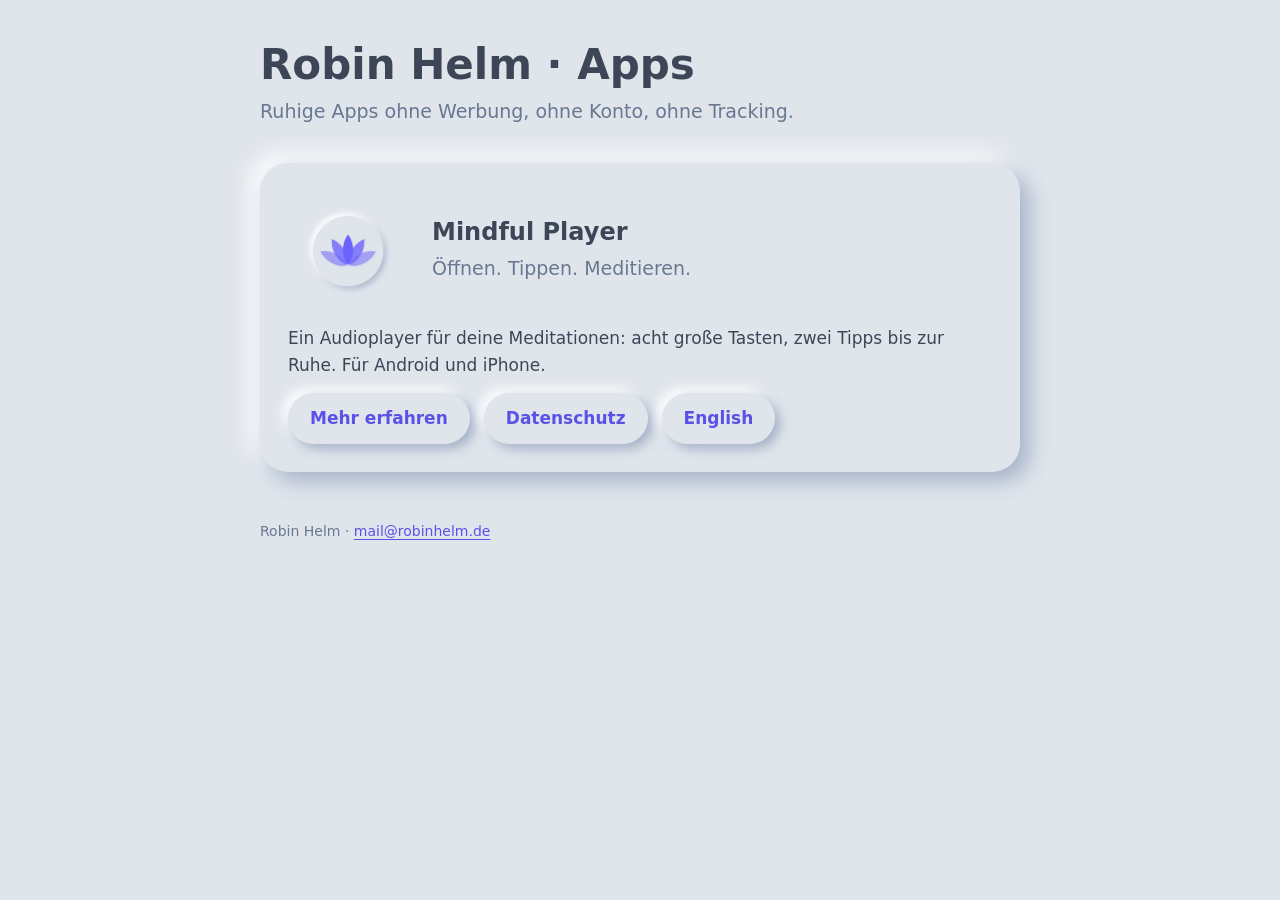
<file: index.html>
<!doctype html>
<html lang="de">
<head>
<meta charset="utf-8">
<meta name="viewport" content="width=device-width, initial-scale=1, viewport-fit=cover">
<title>Robin Helm · Apps</title>
<meta name="description" content="Ruhige, werbefreie Apps von Robin Helm.">
<link rel="icon" href="assets/favicon.png">
<link rel="stylesheet" href="assets/style.css">
</head>
<body>
<main>
  <header>
    <h1>Robin Helm · Apps</h1>
    <p class="tagline">Ruhige Apps ohne Werbung, ohne Konto, ohne Tracking.</p>
  </header>

  <article class="card">
    <div class="hero">
      <img src="assets/lotus.png" alt="" width="120" height="120">
      <div>
        <h2>Mindful Player</h2>
        <p class="tagline">Öffnen. Tippen. Meditieren.</p>
      </div>
    </div>
    <p>Ein Audioplayer für deine Meditationen: acht große Tasten, zwei Tipps bis zur Ruhe. Für Android und iPhone.</p>
    <div class="pills">
      <a class="pill" href="mindfulplayer/">Mehr erfahren</a>
      <a class="pill" href="mindfulplayer/datenschutz/">Datenschutz</a>
      <a class="pill" href="mindfulplayer/en/">English</a>
    </div>
  </article>
</main>
<footer>
  <span>Robin Helm · <a href="mailto:mail@robinhelm.de">mail@robinhelm.de</a></span>
</footer>
</body>
</html>
</file>
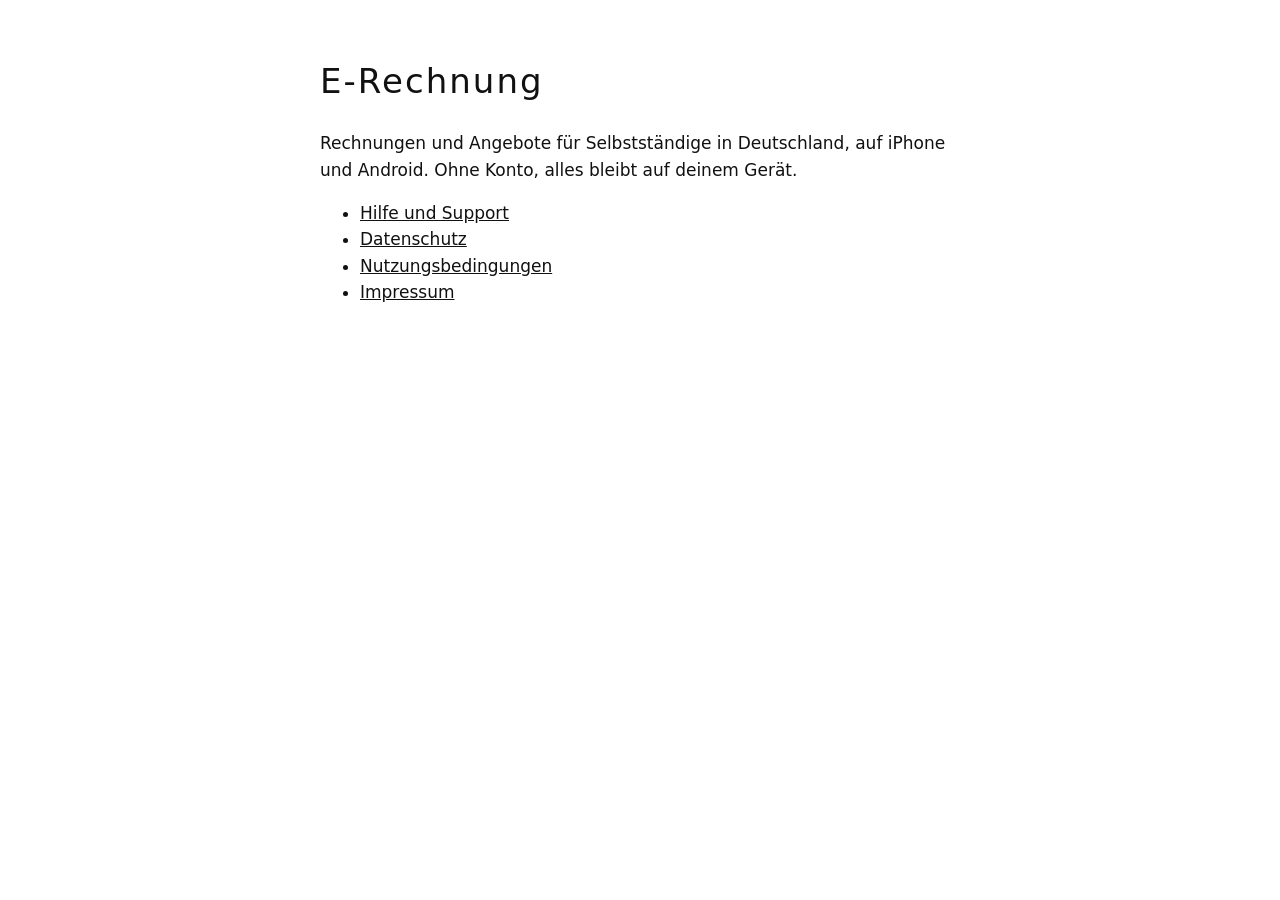
<file: e-rechnung/index.html>
<!doctype html>
<html lang="de"><head><meta charset="utf-8"><meta name="viewport" content="width=device-width, initial-scale=1"><title>E-Rechnung</title>
<style>body{max-width:640px;margin:0 auto;padding:32px 20px;font:17px/1.55 system-ui,sans-serif;color:#111}h1{font-weight:300;letter-spacing:.06em}a{color:inherit}@media(prefers-color-scheme:dark){body{background:#000;color:#f2f2f2}}</style></head>
<body><h1>E-Rechnung</h1>
<p>Rechnungen und Angebote für Selbstständige in Deutschland, auf iPhone und Android. Ohne Konto, alles bleibt auf deinem Gerät.</p>
<ul><li><a href="support/">Hilfe und Support</a></li><li><a href="datenschutz/">Datenschutz</a></li><li><a href="nutzungsbedingungen/">Nutzungsbedingungen</a></li><li><a href="impressum/">Impressum</a></li></ul>
</body></html>
</file>
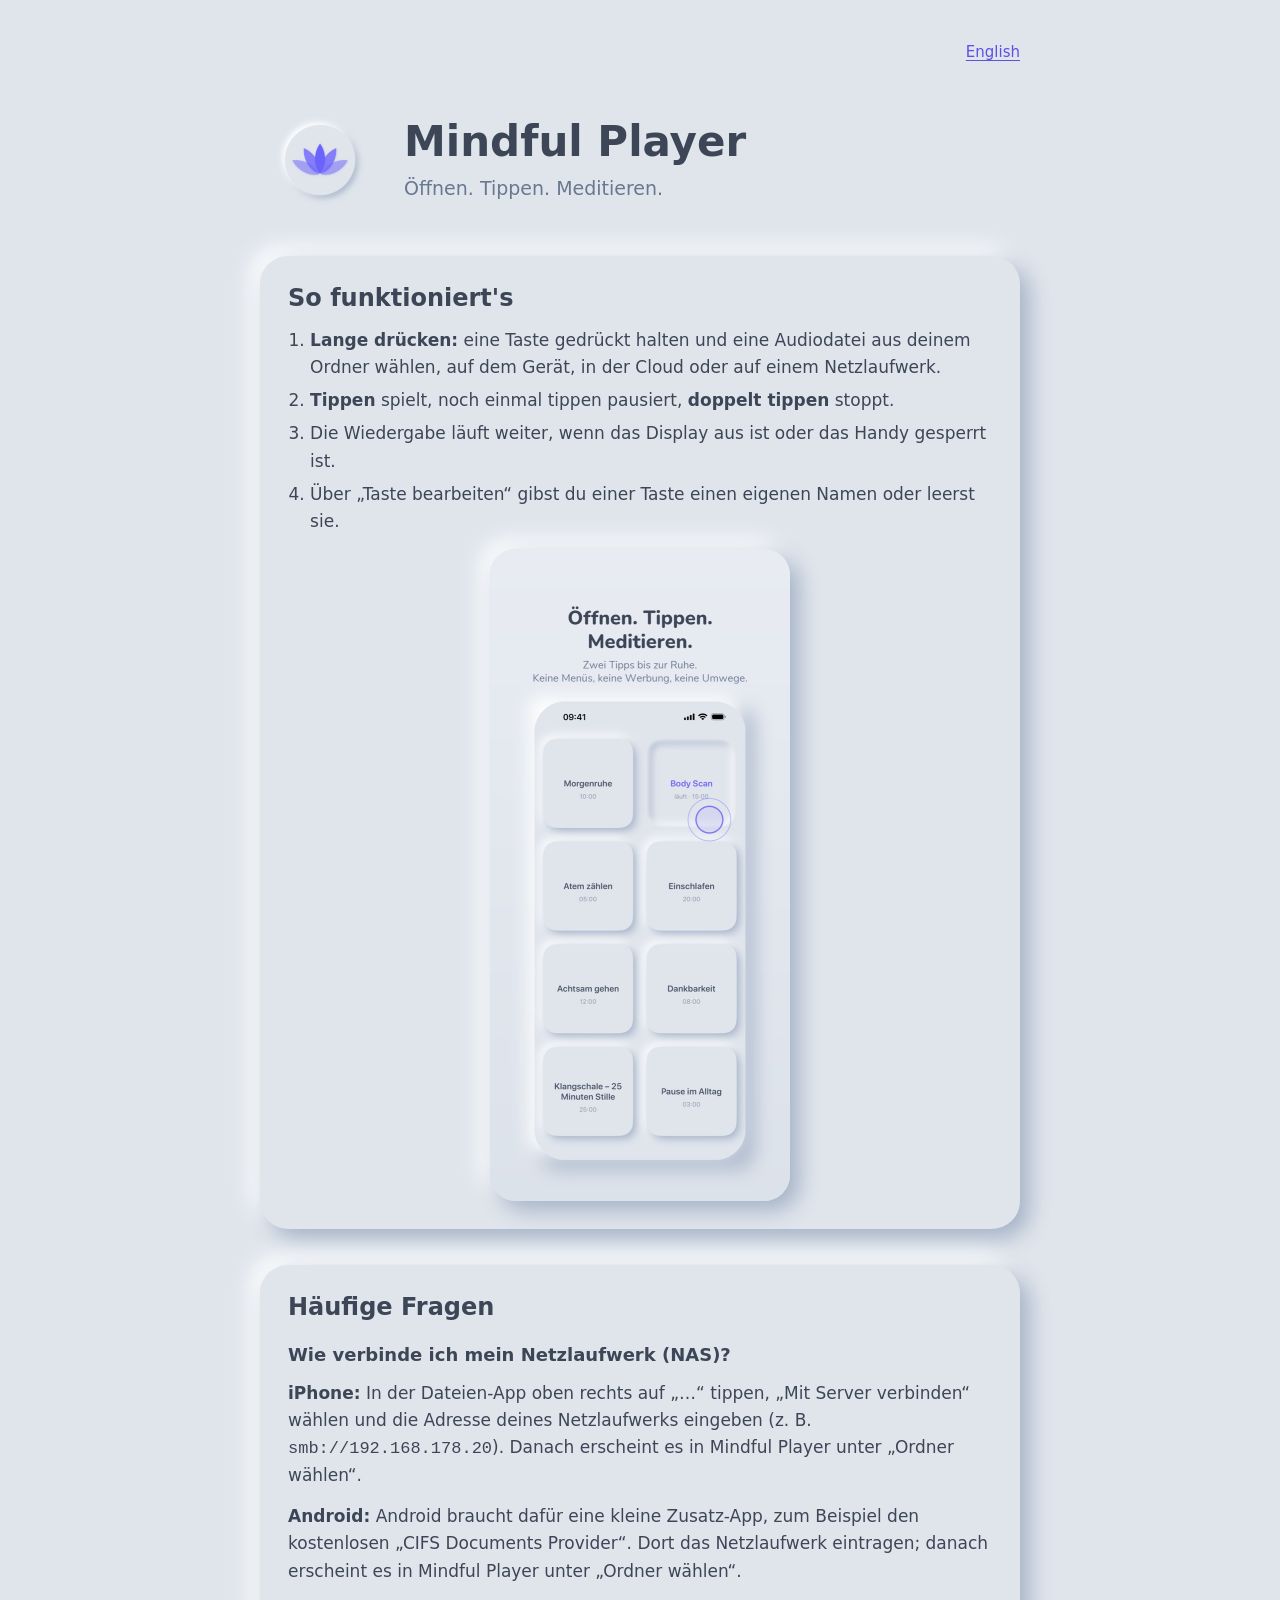
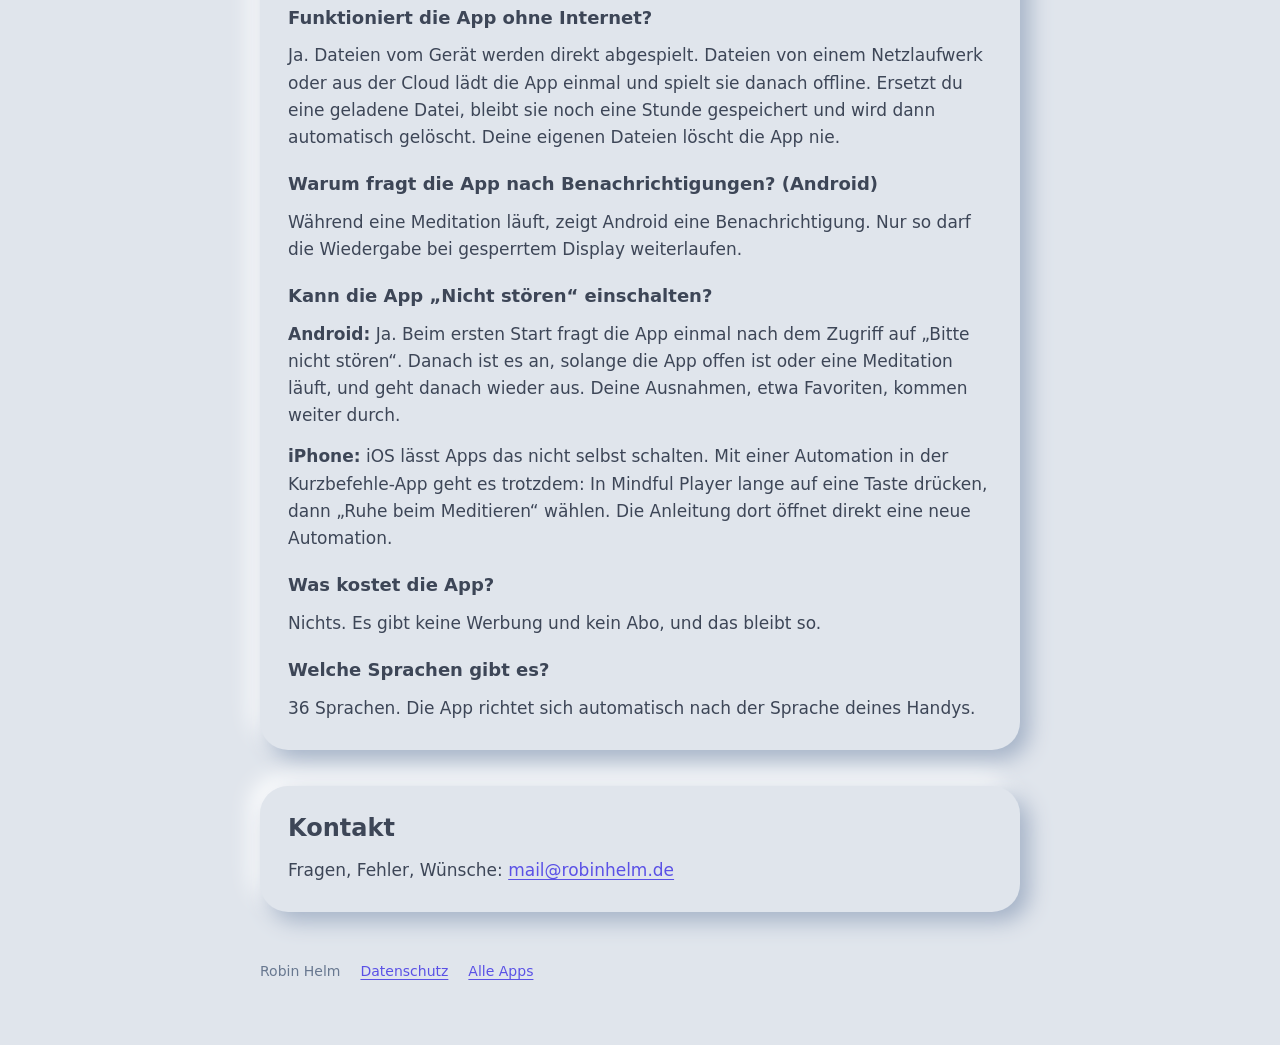
<file: mindfulplayer/index.html>
<!doctype html>
<html lang="de">
<head>
<meta charset="utf-8">
<meta name="viewport" content="width=device-width, initial-scale=1, viewport-fit=cover">
<title>Mindful Player · Hilfe</title>
<meta name="description" content="Mindful Player: der Audioplayer für deine Meditationen. Acht Tasten, keine Werbung, kein Konto, offline.">
<link rel="icon" href="../assets/favicon.png">
<link rel="stylesheet" href="../assets/style.css">
<link rel="alternate" hreflang="en" href="en/">
</head>
<body>
<main>
  <a class="lang" href="en/" hreflang="en" lang="en">English</a>
  <header class="hero">
    <img src="../assets/lotus.png" alt="" width="120" height="120">
    <div>
      <h1>Mindful Player</h1>
      <p class="tagline">Öffnen. Tippen. Meditieren.</p>
    </div>
  </header>

  <section class="card">
    <h2>So funktioniert's</h2>
    <ol>
      <li><strong>Lange drücken:</strong> eine Taste gedrückt halten und eine Audiodatei aus deinem Ordner wählen, auf dem Gerät, in der Cloud oder auf einem Netzlaufwerk.</li>
      <li><strong>Tippen</strong> spielt, noch einmal tippen pausiert, <strong>doppelt tippen</strong> stoppt.</li>
      <li>Die Wiedergabe läuft weiter, wenn das Display aus ist oder das Handy gesperrt ist.</li>
      <li>Über „Taste bearbeiten“ gibst du einer Taste einen eigenen Namen oder leerst sie.</li>
    </ol>
    <img class="shot" src="../assets/screen-de.jpg" alt="Mindful Player mit acht Tasten, eine Meditation läuft" width="300" height="652" loading="lazy">
  </section>

  <section class="card">
    <h2>Häufige Fragen</h2>
    <h3>Wie verbinde ich mein Netzlaufwerk (NAS)?</h3>
    <p><strong>iPhone:</strong> In der Dateien-App oben rechts auf „…“ tippen, „Mit Server verbinden“ wählen und die Adresse deines Netzlaufwerks eingeben (z.&nbsp;B. <code>smb://192.168.178.20</code>). Danach erscheint es in Mindful Player unter „Ordner wählen“.</p>
    <p><strong>Android:</strong> Android braucht dafür eine kleine Zusatz-App, zum Beispiel den kostenlosen „CIFS Documents Provider“. Dort das Netzlaufwerk eintragen; danach erscheint es in Mindful Player unter „Ordner wählen“.</p>
    <h3>Funktioniert die App ohne Internet?</h3>
    <p>Ja. Dateien vom Gerät werden direkt abgespielt. Dateien von einem Netzlaufwerk oder aus der Cloud lädt die App einmal und spielt sie danach offline. Ersetzt du eine geladene Datei, bleibt sie noch eine Stunde gespeichert und wird dann automatisch gelöscht. Deine eigenen Dateien löscht die App nie.</p>
    <h3>Warum fragt die App nach Benachrichtigungen? (Android)</h3>
    <p>Während eine Meditation läuft, zeigt Android eine Benachrichtigung. Nur so darf die Wiedergabe bei gesperrtem Display weiterlaufen.</p>
    <h3>Kann die App „Nicht stören“ einschalten?</h3>
    <p><strong>Android:</strong> Ja. Beim ersten Start fragt die App einmal nach dem Zugriff auf „Bitte nicht stören“. Danach ist es an, solange die App offen ist oder eine Meditation läuft, und geht danach wieder aus. Deine Ausnahmen, etwa Favoriten, kommen weiter durch.</p>
    <p><strong>iPhone:</strong> iOS lässt Apps das nicht selbst schalten. Mit einer Automation in der Kurzbefehle-App geht es trotzdem: In Mindful Player lange auf eine Taste drücken, dann „Ruhe beim Meditieren“ wählen. Die Anleitung dort öffnet direkt eine neue Automation.</p>
    <h3>Was kostet die App?</h3>
    <p>Nichts. Es gibt keine Werbung und kein Abo, und das bleibt so.</p>
    <h3>Welche Sprachen gibt es?</h3>
    <p>36 Sprachen. Die App richtet sich automatisch nach der Sprache deines Handys.</p>
  </section>

  <section class="card">
    <h2>Kontakt</h2>
    <p>Fragen, Fehler, Wünsche: <a href="mailto:mail@robinhelm.de">mail@robinhelm.de</a></p>
  </section>
</main>
<footer>
  <span>Robin Helm</span>
  <a href="datenschutz/">Datenschutz</a>
  <a href="../">Alle Apps</a>
</footer>
</body>
</html>
</file>
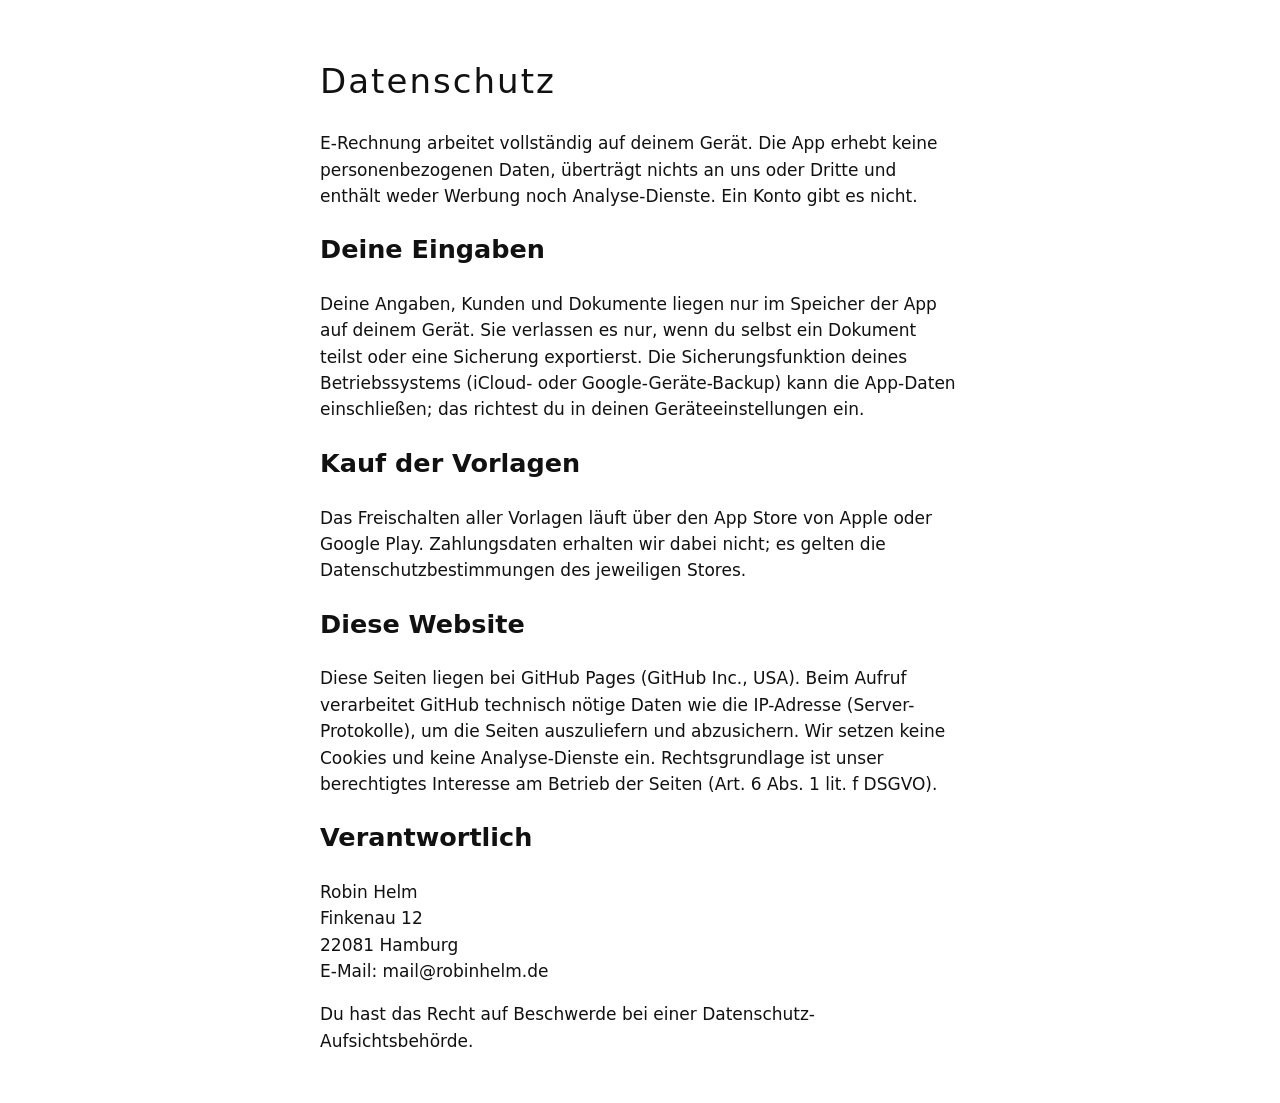
<file: e-rechnung/datenschutz/index.html>
<!doctype html>
<html lang="de"><head><meta charset="utf-8"><meta name="viewport" content="width=device-width, initial-scale=1"><title>E-Rechnung – Datenschutz</title>
<style>body{max-width:640px;margin:0 auto;padding:32px 20px;font:17px/1.55 system-ui,sans-serif;color:#111}h1{font-weight:300;letter-spacing:.06em}@media(prefers-color-scheme:dark){body{background:#000;color:#f2f2f2}}</style></head>
<body><h1>Datenschutz</h1>
<p>E-Rechnung arbeitet vollständig auf deinem Gerät. Die App erhebt keine personenbezogenen Daten, überträgt nichts an uns oder Dritte und enthält weder Werbung noch Analyse-Dienste. Ein Konto gibt es nicht.</p>
<h2>Deine Eingaben</h2><p>Deine Angaben, Kunden und Dokumente liegen nur im Speicher der App auf deinem Gerät. Sie verlassen es nur, wenn du selbst ein Dokument teilst oder eine Sicherung exportierst. Die Sicherungsfunktion deines Betriebssystems (iCloud- oder Google-Geräte-Backup) kann die App-Daten einschließen; das richtest du in deinen Geräteeinstellungen ein.</p>
<h2>Kauf der Vorlagen</h2><p>Das Freischalten aller Vorlagen läuft über den App Store von Apple oder Google Play. Zahlungsdaten erhalten wir dabei nicht; es gelten die Datenschutzbestimmungen des jeweiligen Stores.</p>
<h2>Diese Website</h2><p>Diese Seiten liegen bei GitHub Pages (GitHub Inc., USA). Beim Aufruf verarbeitet GitHub technisch nötige Daten wie die IP-Adresse (Server-Protokolle), um die Seiten auszuliefern und abzusichern. Wir setzen keine Cookies und keine Analyse-Dienste ein. Rechtsgrundlage ist unser berechtigtes Interesse am Betrieb der Seiten (Art. 6 Abs. 1 lit. f DSGVO).</p>
<h2>Verantwortlich</h2><p>Robin Helm<br>Finkenau 12<br>22081 Hamburg<br>E-Mail: mail@robinhelm.de</p>
<p>Du hast das Recht auf Beschwerde bei einer Datenschutz-Aufsichtsbehörde.</p>
</body></html>
</file>
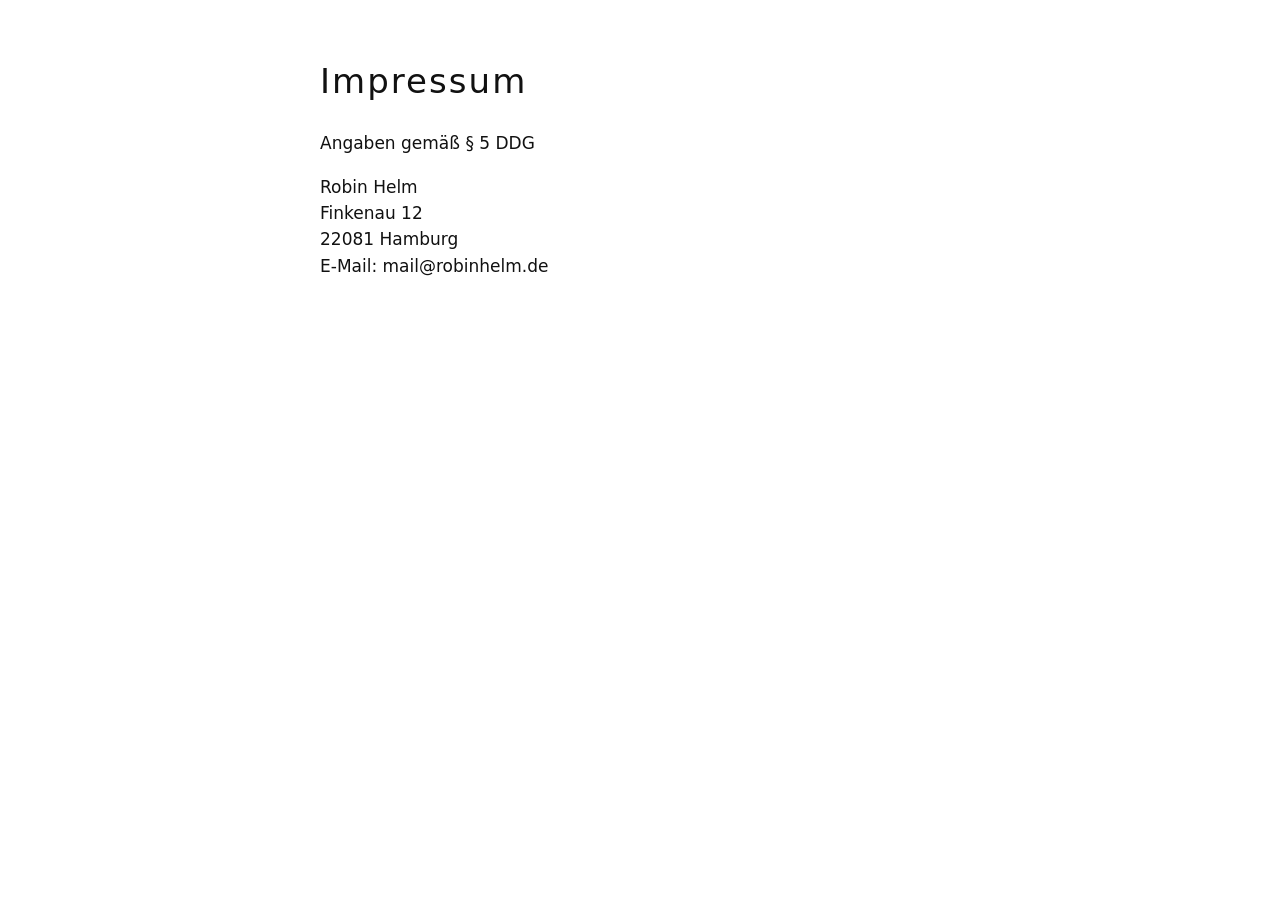
<file: e-rechnung/impressum/index.html>
<!doctype html>
<html lang="de"><head><meta charset="utf-8"><meta name="viewport" content="width=device-width, initial-scale=1"><title>E-Rechnung – Impressum</title>
<style>body{max-width:640px;margin:0 auto;padding:32px 20px;font:17px/1.55 system-ui,sans-serif;color:#111}h1{font-weight:300;letter-spacing:.06em}@media(prefers-color-scheme:dark){body{background:#000;color:#f2f2f2}}</style></head>
<body><h1>Impressum</h1>
<p>Angaben gemäß § 5 DDG</p><p>Robin Helm<br>Finkenau 12<br>22081 Hamburg<br>E-Mail: mail@robinhelm.de</p>
</body></html>
</file>
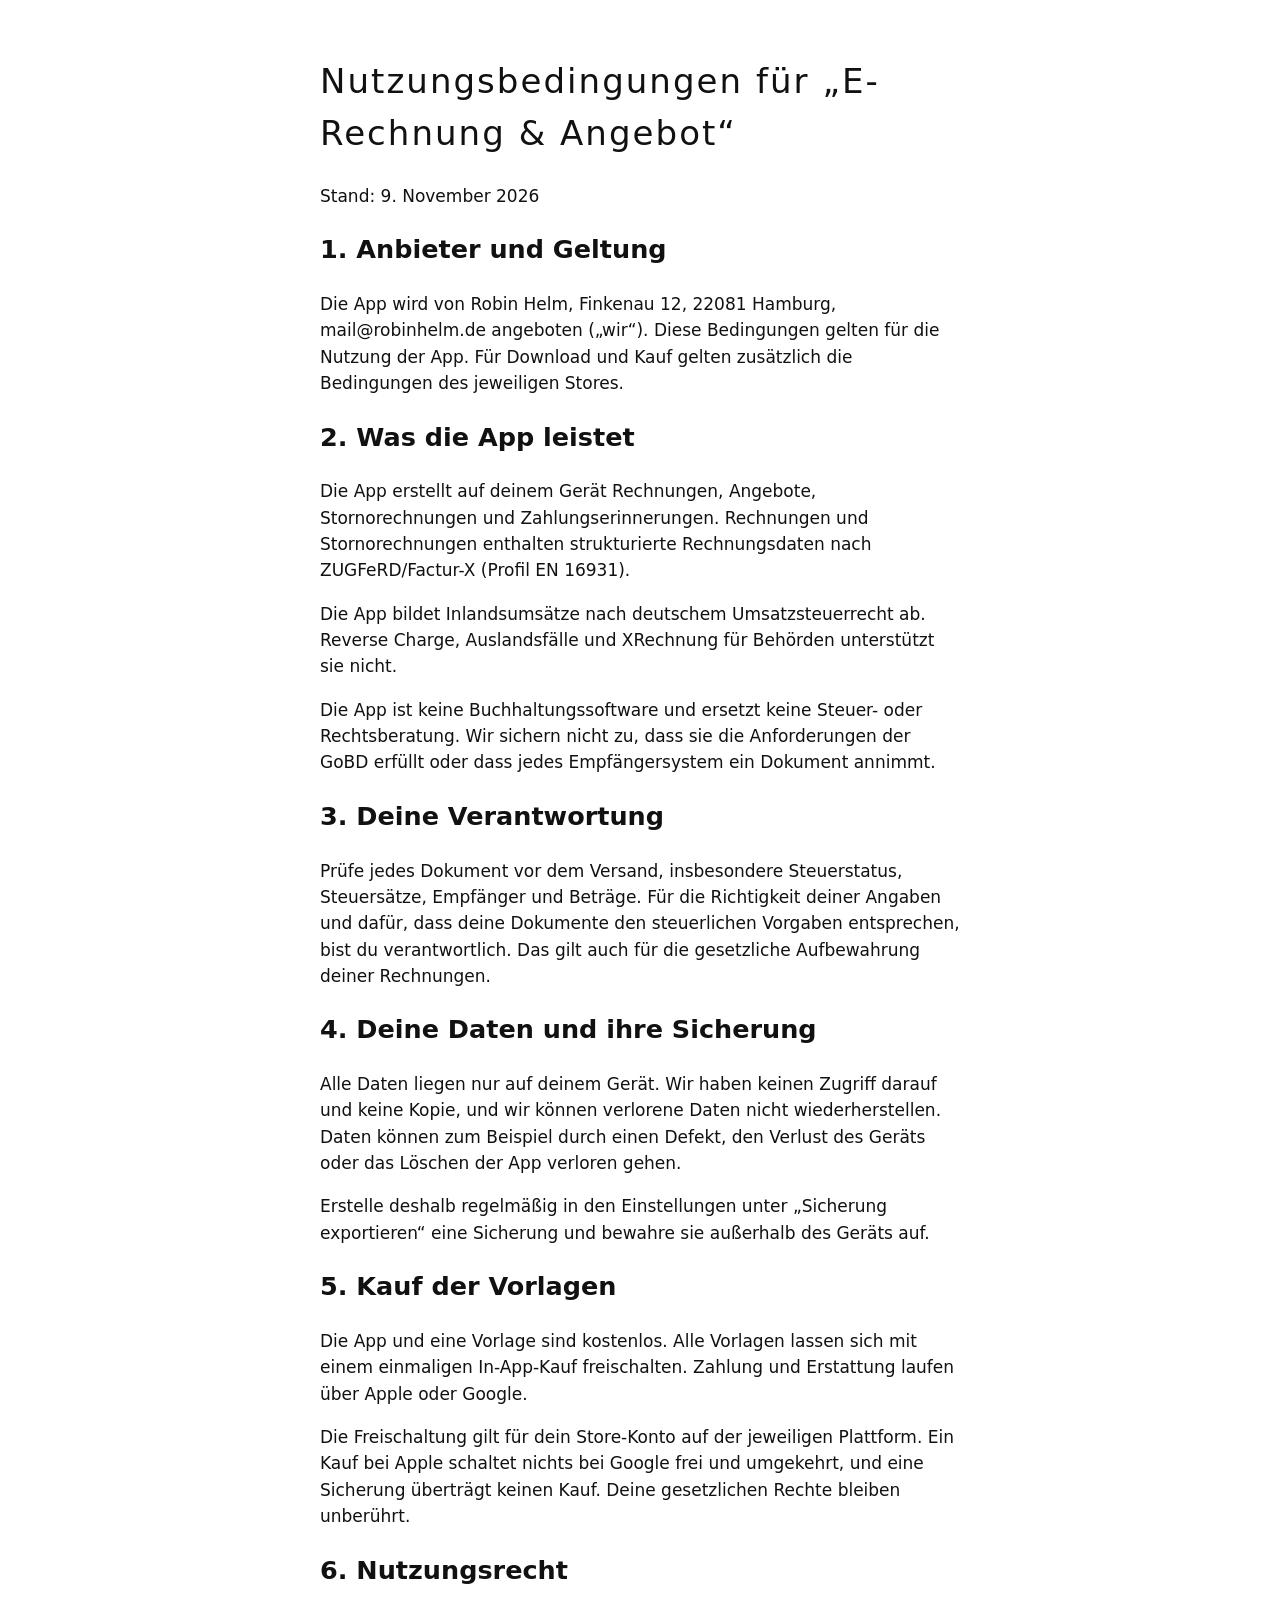
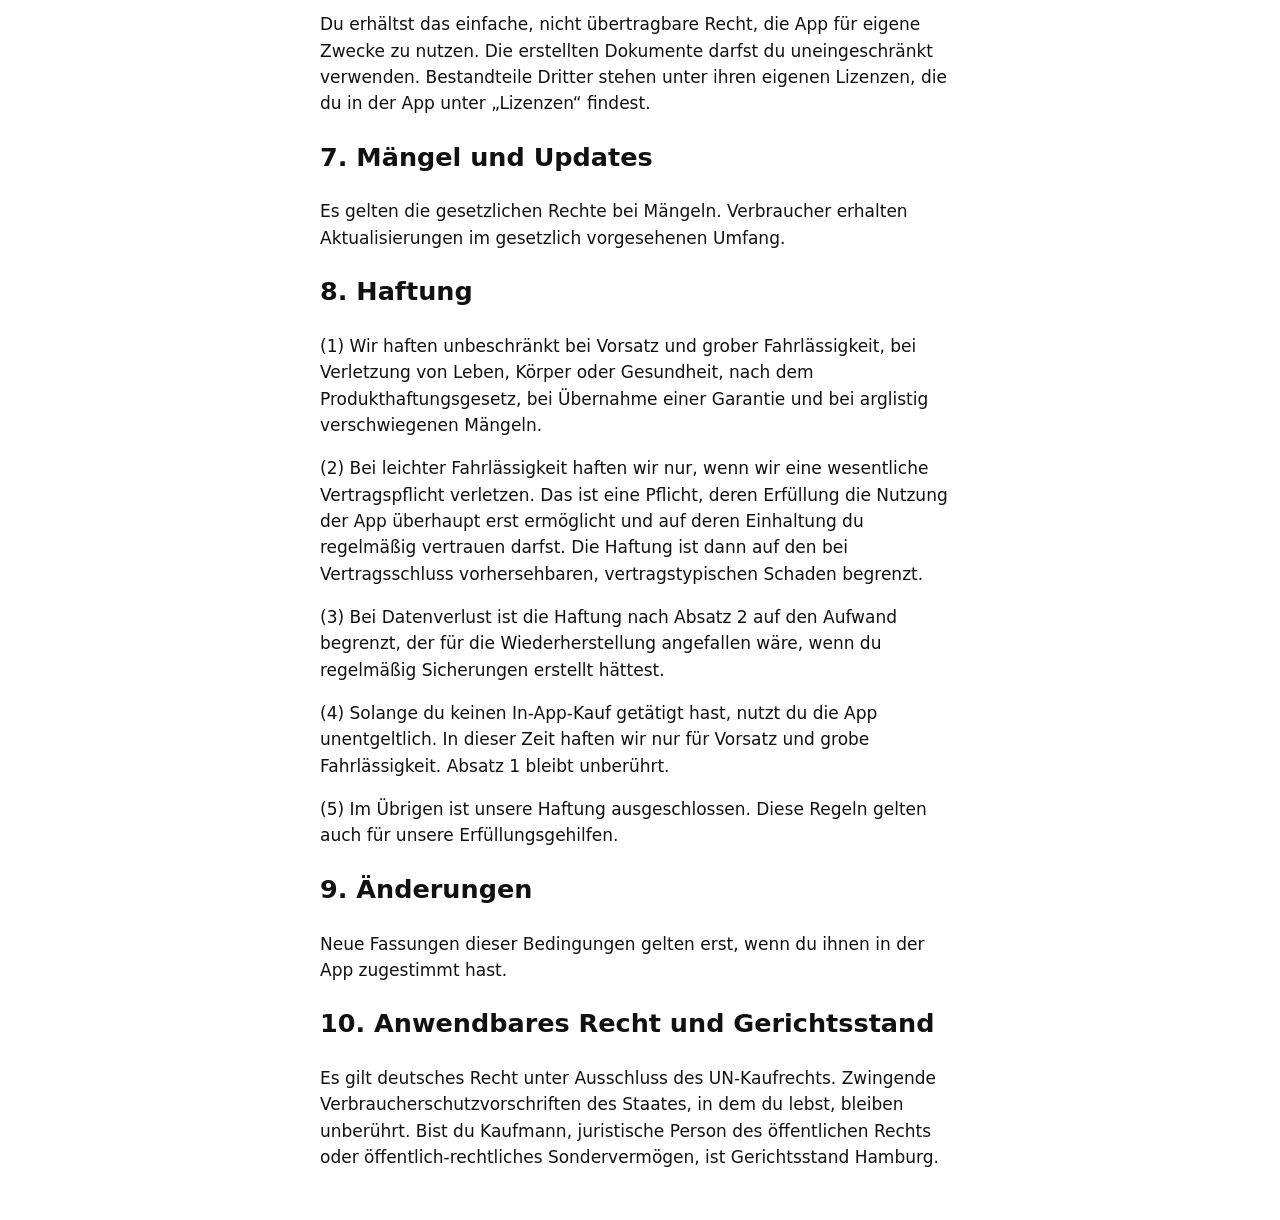
<file: e-rechnung/nutzungsbedingungen/index.html>
<!doctype html>
<html lang="de"><head><meta charset="utf-8"><meta name="viewport" content="width=device-width, initial-scale=1"><title>E-Rechnung – Nutzungsbedingungen</title>
<style>body{max-width:640px;margin:0 auto;padding:32px 20px;font:17px/1.55 system-ui,sans-serif;color:#111}h1{font-weight:300;letter-spacing:.06em}@media(prefers-color-scheme:dark){body{background:#000;color:#f2f2f2}}</style></head>
<body><h1>Nutzungsbedingungen für „E-Rechnung &amp; Angebot“</h1>
<p>Stand: 9. November 2026</p>
<h2>1. Anbieter und Geltung</h2>
<p>Die App wird von Robin Helm, Finkenau 12, 22081 Hamburg, mail@robinhelm.de angeboten („wir“). Diese Bedingungen gelten für die Nutzung der App. Für Download und Kauf gelten zusätzlich die Bedingungen des jeweiligen Stores.</p>
<h2>2. Was die App leistet</h2>
<p>Die App erstellt auf deinem Gerät Rechnungen, Angebote, Stornorechnungen und Zahlungserinnerungen. Rechnungen und Stornorechnungen enthalten strukturierte Rechnungsdaten nach ZUGFeRD/Factur-X (Profil EN 16931).</p>
<p>Die App bildet Inlandsumsätze nach deutschem Umsatzsteuerrecht ab. Reverse Charge, Auslandsfälle und XRechnung für Behörden unterstützt sie nicht.</p>
<p>Die App ist keine Buchhaltungssoftware und ersetzt keine Steuer- oder Rechtsberatung. Wir sichern nicht zu, dass sie die Anforderungen der GoBD erfüllt oder dass jedes Empfängersystem ein Dokument annimmt.</p>
<h2>3. Deine Verantwortung</h2>
<p>Prüfe jedes Dokument vor dem Versand, insbesondere Steuerstatus, Steuersätze, Empfänger und Beträge. Für die Richtigkeit deiner Angaben und dafür, dass deine Dokumente den steuerlichen Vorgaben entsprechen, bist du verantwortlich. Das gilt auch für die gesetzliche Aufbewahrung deiner Rechnungen.</p>
<h2>4. Deine Daten und ihre Sicherung</h2>
<p>Alle Daten liegen nur auf deinem Gerät. Wir haben keinen Zugriff darauf und keine Kopie, und wir können verlorene Daten nicht wiederherstellen. Daten können zum Beispiel durch einen Defekt, den Verlust des Geräts oder das Löschen der App verloren gehen.</p>
<p>Erstelle deshalb regelmäßig in den Einstellungen unter „Sicherung exportieren“ eine Sicherung und bewahre sie außerhalb des Geräts auf.</p>
<h2>5. Kauf der Vorlagen</h2>
<p>Die App und eine Vorlage sind kostenlos. Alle Vorlagen lassen sich mit einem einmaligen In-App-Kauf freischalten. Zahlung und Erstattung laufen über Apple oder Google.</p>
<p>Die Freischaltung gilt für dein Store-Konto auf der jeweiligen Plattform. Ein Kauf bei Apple schaltet nichts bei Google frei und umgekehrt, und eine Sicherung überträgt keinen Kauf. Deine gesetzlichen Rechte bleiben unberührt.</p>
<h2>6. Nutzungsrecht</h2>
<p>Du erhältst das einfache, nicht übertragbare Recht, die App für eigene Zwecke zu nutzen. Die erstellten Dokumente darfst du uneingeschränkt verwenden. Bestandteile Dritter stehen unter ihren eigenen Lizenzen, die du in der App unter „Lizenzen“ findest.</p>
<h2>7. Mängel und Updates</h2>
<p>Es gelten die gesetzlichen Rechte bei Mängeln. Verbraucher erhalten Aktualisierungen im gesetzlich vorgesehenen Umfang.</p>
<h2>8. Haftung</h2>
<p>(1) Wir haften unbeschränkt bei Vorsatz und grober Fahrlässigkeit, bei Verletzung von Leben, Körper oder Gesundheit, nach dem Produkthaftungsgesetz, bei Übernahme einer Garantie und bei arglistig verschwiegenen Mängeln.</p>
<p>(2) Bei leichter Fahrlässigkeit haften wir nur, wenn wir eine wesentliche Vertragspflicht verletzen. Das ist eine Pflicht, deren Erfüllung die Nutzung der App überhaupt erst ermöglicht und auf deren Einhaltung du regelmäßig vertrauen darfst. Die Haftung ist dann auf den bei Vertragsschluss vorhersehbaren, vertragstypischen Schaden begrenzt.</p>
<p>(3) Bei Datenverlust ist die Haftung nach Absatz 2 auf den Aufwand begrenzt, der für die Wiederherstellung angefallen wäre, wenn du regelmäßig Sicherungen erstellt hättest.</p>
<p>(4) Solange du keinen In-App-Kauf getätigt hast, nutzt du die App unentgeltlich. In dieser Zeit haften wir nur für Vorsatz und grobe Fahrlässigkeit. Absatz 1 bleibt unberührt.</p>
<p>(5) Im Übrigen ist unsere Haftung ausgeschlossen. Diese Regeln gelten auch für unsere Erfüllungsgehilfen.</p>
<h2>9. Änderungen</h2>
<p>Neue Fassungen dieser Bedingungen gelten erst, wenn du ihnen in der App zugestimmt hast.</p>
<h2>10. Anwendbares Recht und Gerichtsstand</h2>
<p>Es gilt deutsches Recht unter Ausschluss des UN-Kaufrechts. Zwingende Verbraucherschutzvorschriften des Staates, in dem du lebst, bleiben unberührt. Bist du Kaufmann, juristische Person des öffentlichen Rechts oder öffentlich-rechtliches Sondervermögen, ist Gerichtsstand Hamburg.</p>
</body></html>
</file>
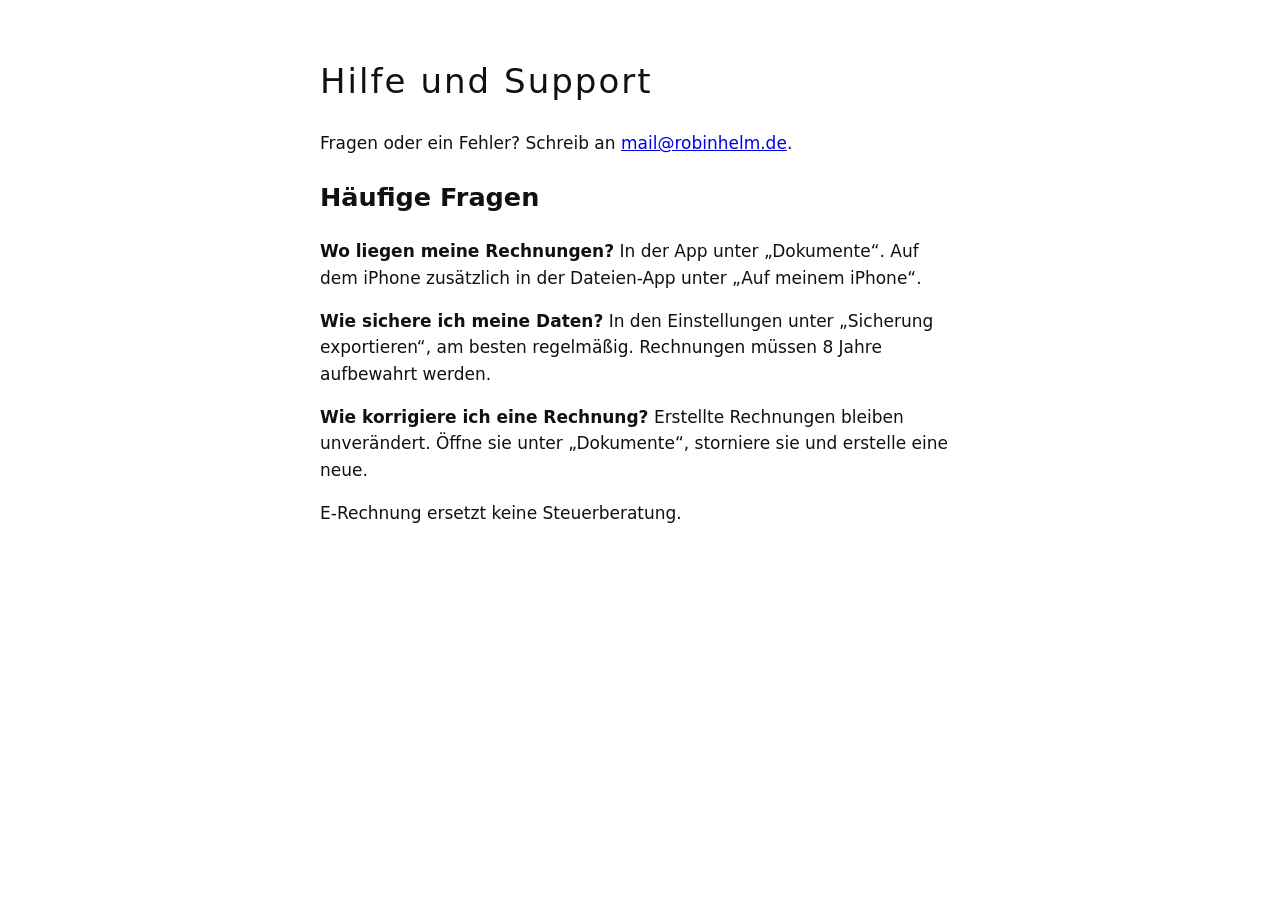
<file: e-rechnung/support/index.html>
<!doctype html>
<html lang="de"><head><meta charset="utf-8"><meta name="viewport" content="width=device-width, initial-scale=1"><title>E-Rechnung – Hilfe und Support</title>
<style>body{max-width:640px;margin:0 auto;padding:32px 20px;font:17px/1.55 system-ui,sans-serif;color:#111}h1{font-weight:300;letter-spacing:.06em}@media(prefers-color-scheme:dark){body{background:#000;color:#f2f2f2}}</style></head>
<body><h1>Hilfe und Support</h1>
<p>Fragen oder ein Fehler? Schreib an <a href="mailto:mail@robinhelm.de">mail@robinhelm.de</a>.</p>
<h2>Häufige Fragen</h2>
<p><b>Wo liegen meine Rechnungen?</b> In der App unter „Dokumente“. Auf dem iPhone zusätzlich in der Dateien-App unter „Auf meinem iPhone“.</p>
<p><b>Wie sichere ich meine Daten?</b> In den Einstellungen unter „Sicherung exportieren“, am besten regelmäßig. Rechnungen müssen 8 Jahre aufbewahrt werden.</p>
<p><b>Wie korrigiere ich eine Rechnung?</b> Erstellte Rechnungen bleiben unverändert. Öffne sie unter „Dokumente“, storniere sie und erstelle eine neue.</p>
<p>E-Rechnung ersetzt keine Steuerberatung.</p>
</body></html>
</file>
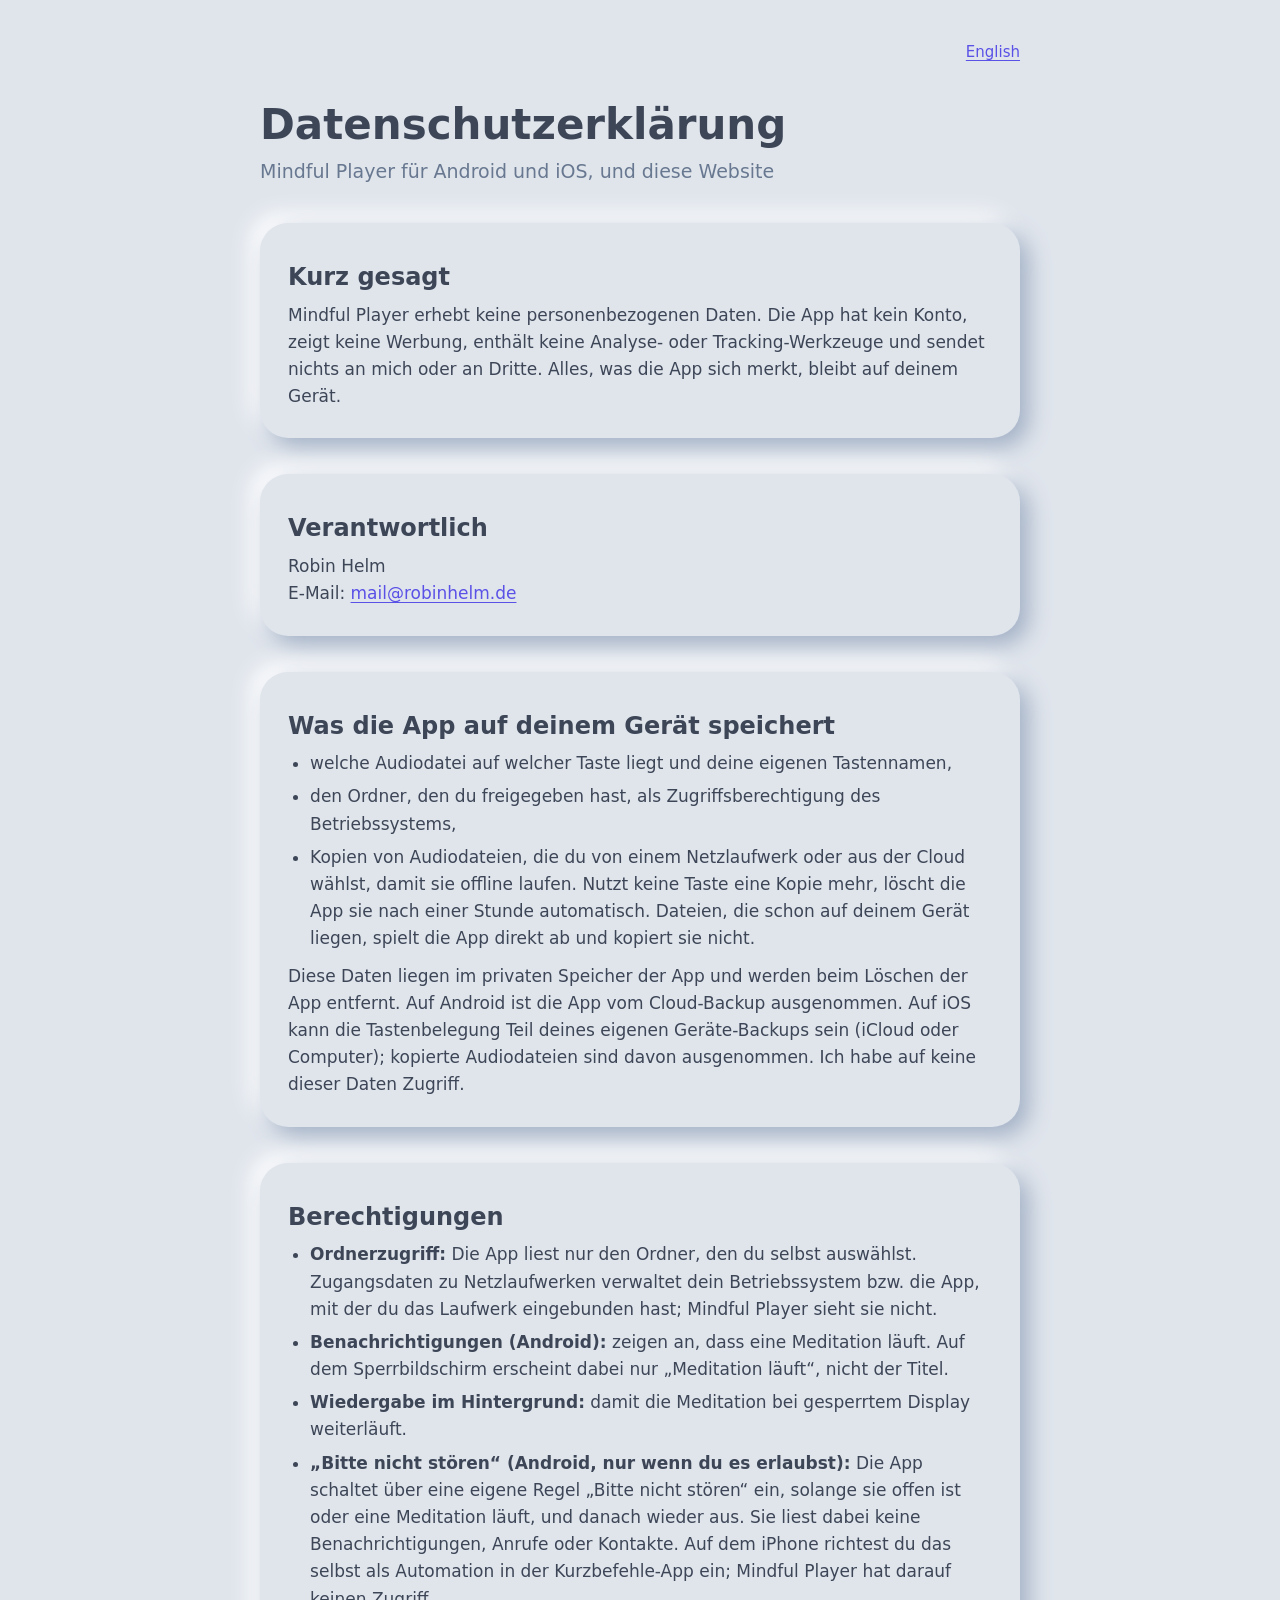
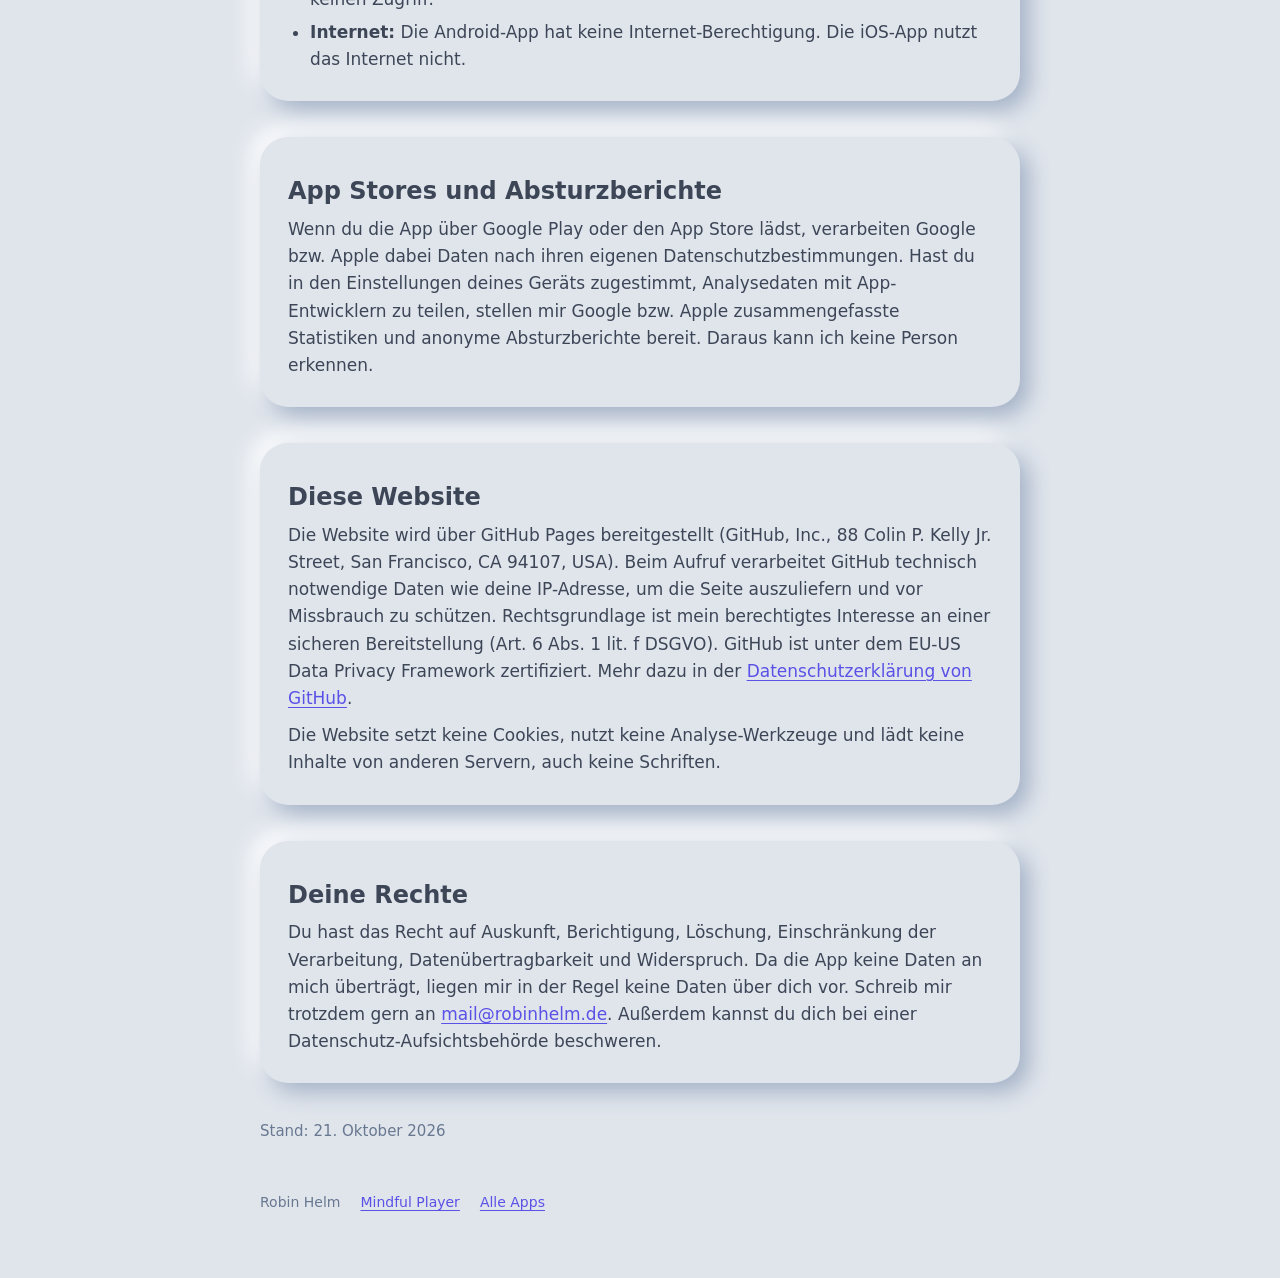
<file: mindfulplayer/datenschutz/index.html>
<!doctype html>
<html lang="de">
<head>
<meta charset="utf-8">
<meta name="viewport" content="width=device-width, initial-scale=1, viewport-fit=cover">
<title>Mindful Player · Datenschutz</title>
<meta name="description" content="Datenschutzerklärung für die App Mindful Player und diese Website.">
<link rel="icon" href="../../assets/favicon.png">
<link rel="stylesheet" href="../../assets/style.css">
<link rel="alternate" hreflang="en" href="../privacy/">
</head>
<body>
<main class="legal">
  <a class="lang" href="../privacy/" hreflang="en" lang="en">English</a>
  <header>
    <h1>Datenschutzerklärung</h1>
    <p class="tagline">Mindful Player für Android und iOS, und diese Website</p>
  </header>

  <section class="card">
    <h2>Kurz gesagt</h2>
    <p>Mindful Player erhebt keine personenbezogenen Daten. Die App hat kein Konto, zeigt keine Werbung, enthält keine Analyse- oder Tracking-Werkzeuge und sendet nichts an mich oder an Dritte. Alles, was die App sich merkt, bleibt auf deinem Gerät.</p>
  </section>

  <section class="card">
    <h2>Verantwortlich</h2>
    <p>Robin Helm<br>E-Mail: <a href="mailto:mail@robinhelm.de">mail@robinhelm.de</a></p>
  </section>

  <section class="card">
    <h2>Was die App auf deinem Gerät speichert</h2>
    <ul>
      <li>welche Audiodatei auf welcher Taste liegt und deine eigenen Tastennamen,</li>
      <li>den Ordner, den du freigegeben hast, als Zugriffsberechtigung des Betriebssystems,</li>
      <li>Kopien von Audiodateien, die du von einem Netzlaufwerk oder aus der Cloud wählst, damit sie offline laufen. Nutzt keine Taste eine Kopie mehr, löscht die App sie nach einer Stunde automatisch. Dateien, die schon auf deinem Gerät liegen, spielt die App direkt ab und kopiert sie nicht.</li>
    </ul>
    <p>Diese Daten liegen im privaten Speicher der App und werden beim Löschen der App entfernt. Auf Android ist die App vom Cloud-Backup ausgenommen. Auf iOS kann die Tastenbelegung Teil deines eigenen Geräte-Backups sein (iCloud oder Computer); kopierte Audiodateien sind davon ausgenommen. Ich habe auf keine dieser Daten Zugriff.</p>
  </section>

  <section class="card">
    <h2>Berechtigungen</h2>
    <ul>
      <li><strong>Ordnerzugriff:</strong> Die App liest nur den Ordner, den du selbst auswählst. Zugangsdaten zu Netzlaufwerken verwaltet dein Betriebssystem bzw. die App, mit der du das Laufwerk eingebunden hast; Mindful Player sieht sie nicht.</li>
      <li><strong>Benachrichtigungen (Android):</strong> zeigen an, dass eine Meditation läuft. Auf dem Sperrbildschirm erscheint dabei nur „Meditation läuft“, nicht der Titel.</li>
      <li><strong>Wiedergabe im Hintergrund:</strong> damit die Meditation bei gesperrtem Display weiterläuft.</li>
      <li><strong>„Bitte nicht stören“ (Android, nur wenn du es erlaubst):</strong> Die App schaltet über eine eigene Regel „Bitte nicht stören“ ein, solange sie offen ist oder eine Meditation läuft, und danach wieder aus. Sie liest dabei keine Benachrichtigungen, Anrufe oder Kontakte. Auf dem iPhone richtest du das selbst als Automation in der Kurzbefehle-App ein; Mindful Player hat darauf keinen Zugriff.</li>
      <li><strong>Internet:</strong> Die Android-App hat keine Internet-Berechtigung. Die iOS-App nutzt das Internet nicht.</li>
    </ul>
  </section>

  <section class="card">
    <h2>App Stores und Absturzberichte</h2>
    <p>Wenn du die App über Google Play oder den App Store lädst, verarbeiten Google bzw. Apple dabei Daten nach ihren eigenen Datenschutzbestimmungen. Hast du in den Einstellungen deines Geräts zugestimmt, Analysedaten mit App-Entwicklern zu teilen, stellen mir Google bzw. Apple zusammengefasste Statistiken und anonyme Absturzberichte bereit. Daraus kann ich keine Person erkennen.</p>
  </section>

  <section class="card">
    <h2>Diese Website</h2>
    <p>Die Website wird über GitHub Pages bereitgestellt (GitHub, Inc., 88 Colin P. Kelly Jr. Street, San Francisco, CA 94107, USA). Beim Aufruf verarbeitet GitHub technisch notwendige Daten wie deine IP-Adresse, um die Seite auszuliefern und vor Missbrauch zu schützen. Rechtsgrundlage ist mein berechtigtes Interesse an einer sicheren Bereitstellung (Art. 6 Abs. 1 lit. f DSGVO). GitHub ist unter dem EU-US Data Privacy Framework zertifiziert. Mehr dazu in der <a href="https://docs.github.com/de/site-policy/privacy-policies/github-general-privacy-statement">Datenschutzerklärung von GitHub</a>.</p>
    <p>Die Website setzt keine Cookies, nutzt keine Analyse-Werkzeuge und lädt keine Inhalte von anderen Servern, auch keine Schriften.</p>
  </section>

  <section class="card">
    <h2>Deine Rechte</h2>
    <p>Du hast das Recht auf Auskunft, Berichtigung, Löschung, Einschränkung der Verarbeitung, Datenübertragbarkeit und Widerspruch. Da die App keine Daten an mich überträgt, liegen mir in der Regel keine Daten über dich vor. Schreib mir trotzdem gern an <a href="mailto:mail@robinhelm.de">mail@robinhelm.de</a>. Außerdem kannst du dich bei einer Datenschutz-Aufsichtsbehörde beschweren.</p>
  </section>

  <p class="small">Stand: 21. Oktober 2026</p>
</main>
<footer>
  <span>Robin Helm</span>
  <a href="../">Mindful Player</a>
  <a href="../../">Alle Apps</a>
</footer>
</body>
</html>
</file>
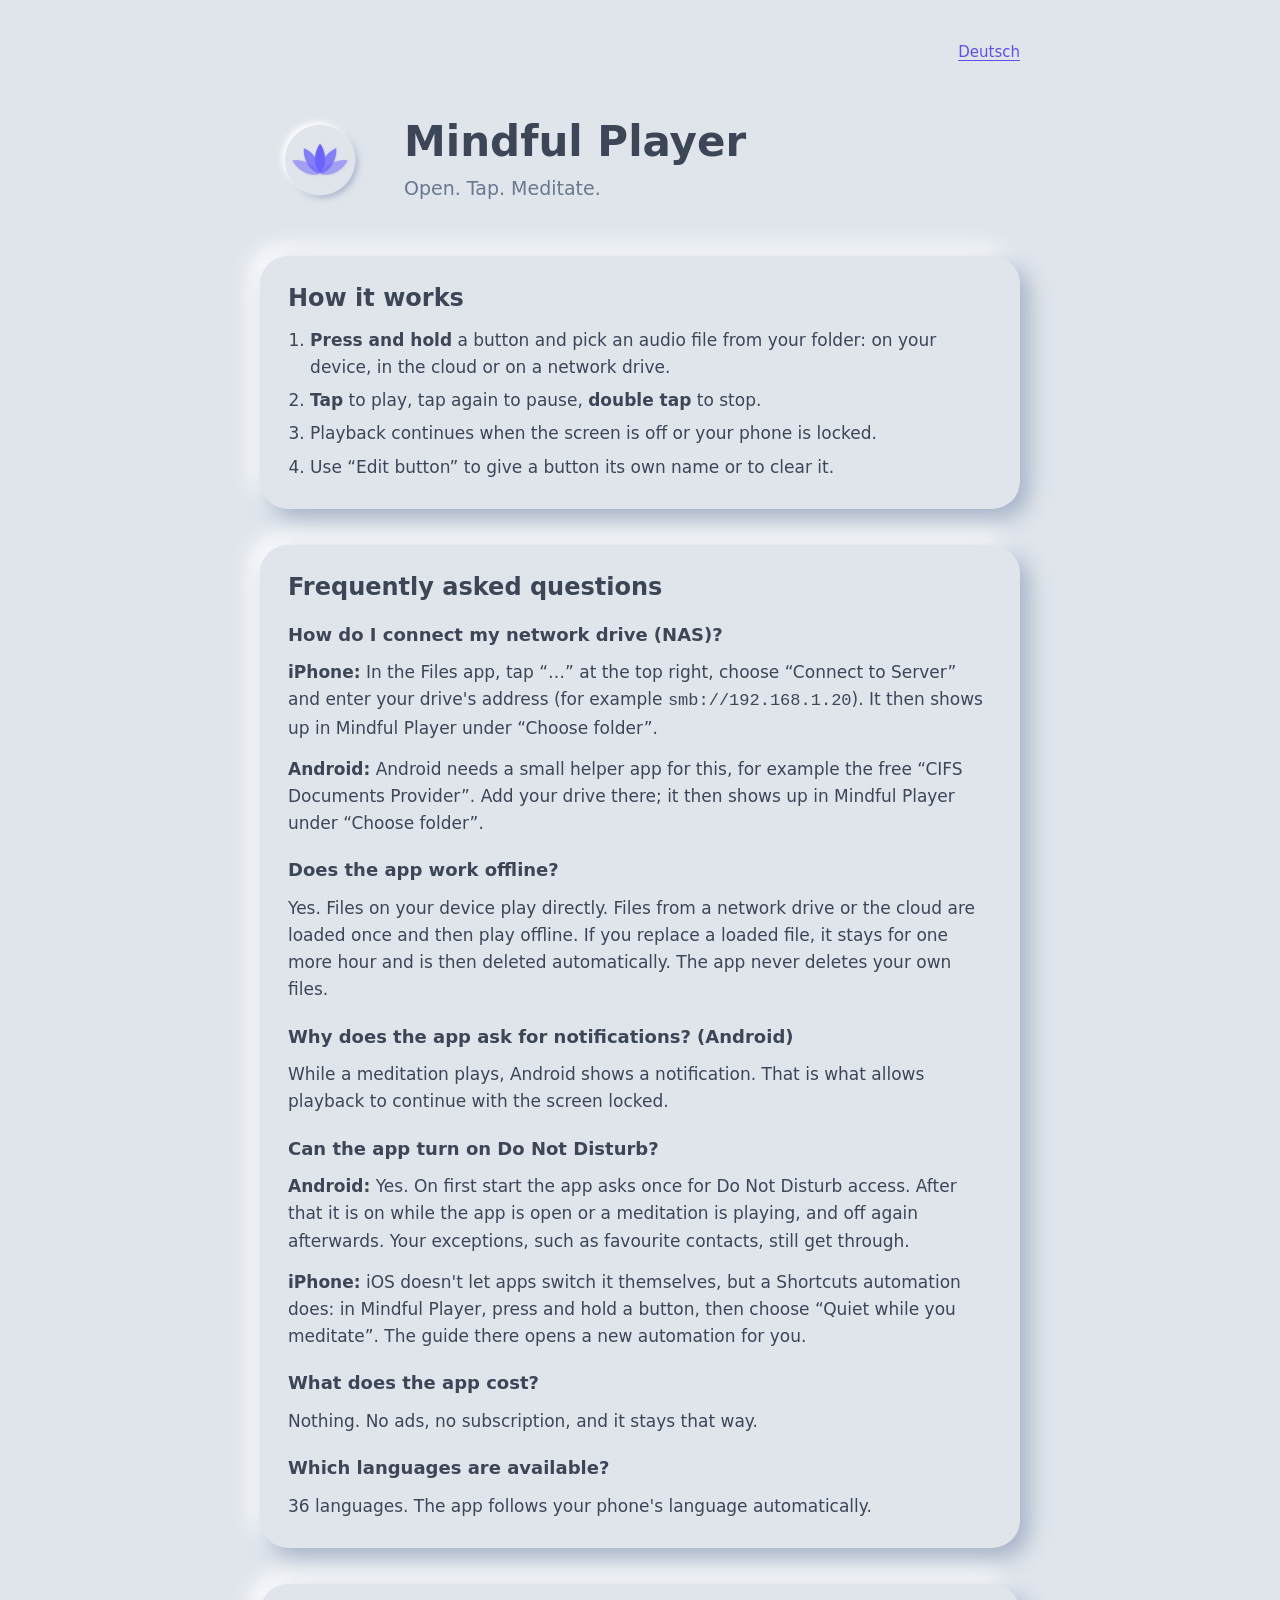
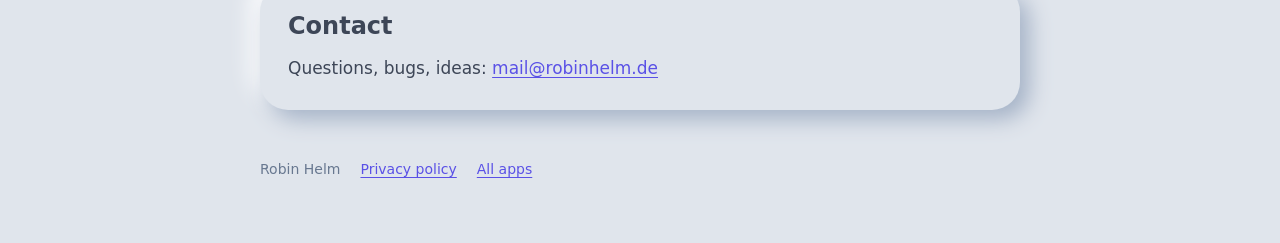
<file: mindfulplayer/en/index.html>
<!doctype html>
<html lang="en">
<head>
<meta charset="utf-8">
<meta name="viewport" content="width=device-width, initial-scale=1, viewport-fit=cover">
<title>Mindful Player · Help</title>
<meta name="description" content="Mindful Player: the audio player for your meditations. Eight buttons, no ads, no account, offline.">
<link rel="icon" href="../../assets/favicon.png">
<link rel="stylesheet" href="../../assets/style.css">
<link rel="alternate" hreflang="de" href="../">
</head>
<body>
<main>
  <a class="lang" href="../" hreflang="de" lang="de">Deutsch</a>
  <header class="hero">
    <img src="../../assets/lotus.png" alt="" width="120" height="120">
    <div>
      <h1>Mindful Player</h1>
      <p class="tagline">Open. Tap. Meditate.</p>
    </div>
  </header>

  <section class="card">
    <h2>How it works</h2>
    <ol>
      <li><strong>Press and hold</strong> a button and pick an audio file from your folder: on your device, in the cloud or on a network drive.</li>
      <li><strong>Tap</strong> to play, tap again to pause, <strong>double tap</strong> to stop.</li>
      <li>Playback continues when the screen is off or your phone is locked.</li>
      <li>Use “Edit button” to give a button its own name or to clear it.</li>
    </ol>
  </section>

  <section class="card">
    <h2>Frequently asked questions</h2>
    <h3>How do I connect my network drive (NAS)?</h3>
    <p><strong>iPhone:</strong> In the Files app, tap “…” at the top right, choose “Connect to Server” and enter your drive's address (for example <code>smb://192.168.1.20</code>). It then shows up in Mindful Player under “Choose folder”.</p>
    <p><strong>Android:</strong> Android needs a small helper app for this, for example the free “CIFS Documents Provider”. Add your drive there; it then shows up in Mindful Player under “Choose folder”.</p>
    <h3>Does the app work offline?</h3>
    <p>Yes. Files on your device play directly. Files from a network drive or the cloud are loaded once and then play offline. If you replace a loaded file, it stays for one more hour and is then deleted automatically. The app never deletes your own files.</p>
    <h3>Why does the app ask for notifications? (Android)</h3>
    <p>While a meditation plays, Android shows a notification. That is what allows playback to continue with the screen locked.</p>
    <h3>Can the app turn on Do Not Disturb?</h3>
    <p><strong>Android:</strong> Yes. On first start the app asks once for Do Not Disturb access. After that it is on while the app is open or a meditation is playing, and off again afterwards. Your exceptions, such as favourite contacts, still get through.</p>
    <p><strong>iPhone:</strong> iOS doesn't let apps switch it themselves, but a Shortcuts automation does: in Mindful Player, press and hold a button, then choose “Quiet while you meditate”. The guide there opens a new automation for you.</p>
    <h3>What does the app cost?</h3>
    <p>Nothing. No ads, no subscription, and it stays that way.</p>
    <h3>Which languages are available?</h3>
    <p>36 languages. The app follows your phone's language automatically.</p>
  </section>

  <section class="card">
    <h2>Contact</h2>
    <p>Questions, bugs, ideas: <a href="mailto:mail@robinhelm.de">mail@robinhelm.de</a></p>
  </section>
</main>
<footer>
  <span>Robin Helm</span>
  <a href="../privacy/">Privacy policy</a>
  <a href="../../">All apps</a>
</footer>
</body>
</html>
</file>
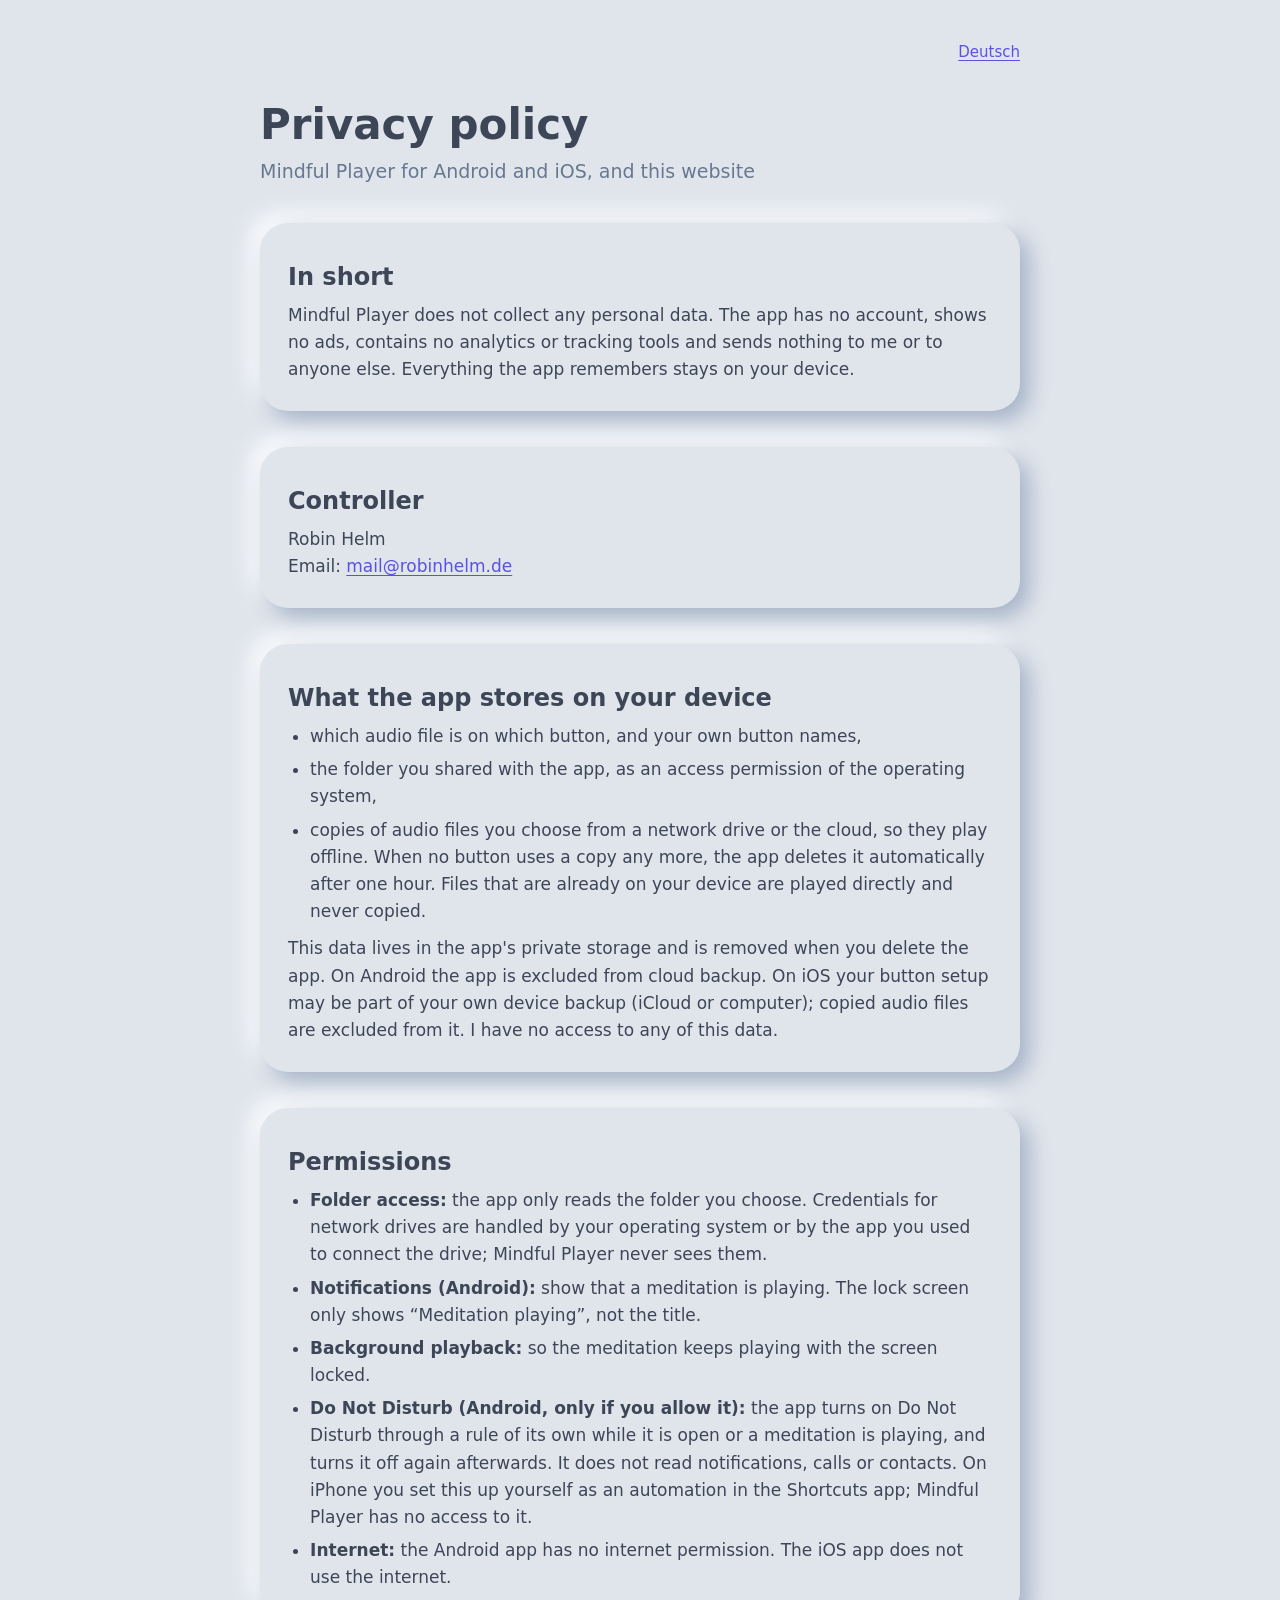
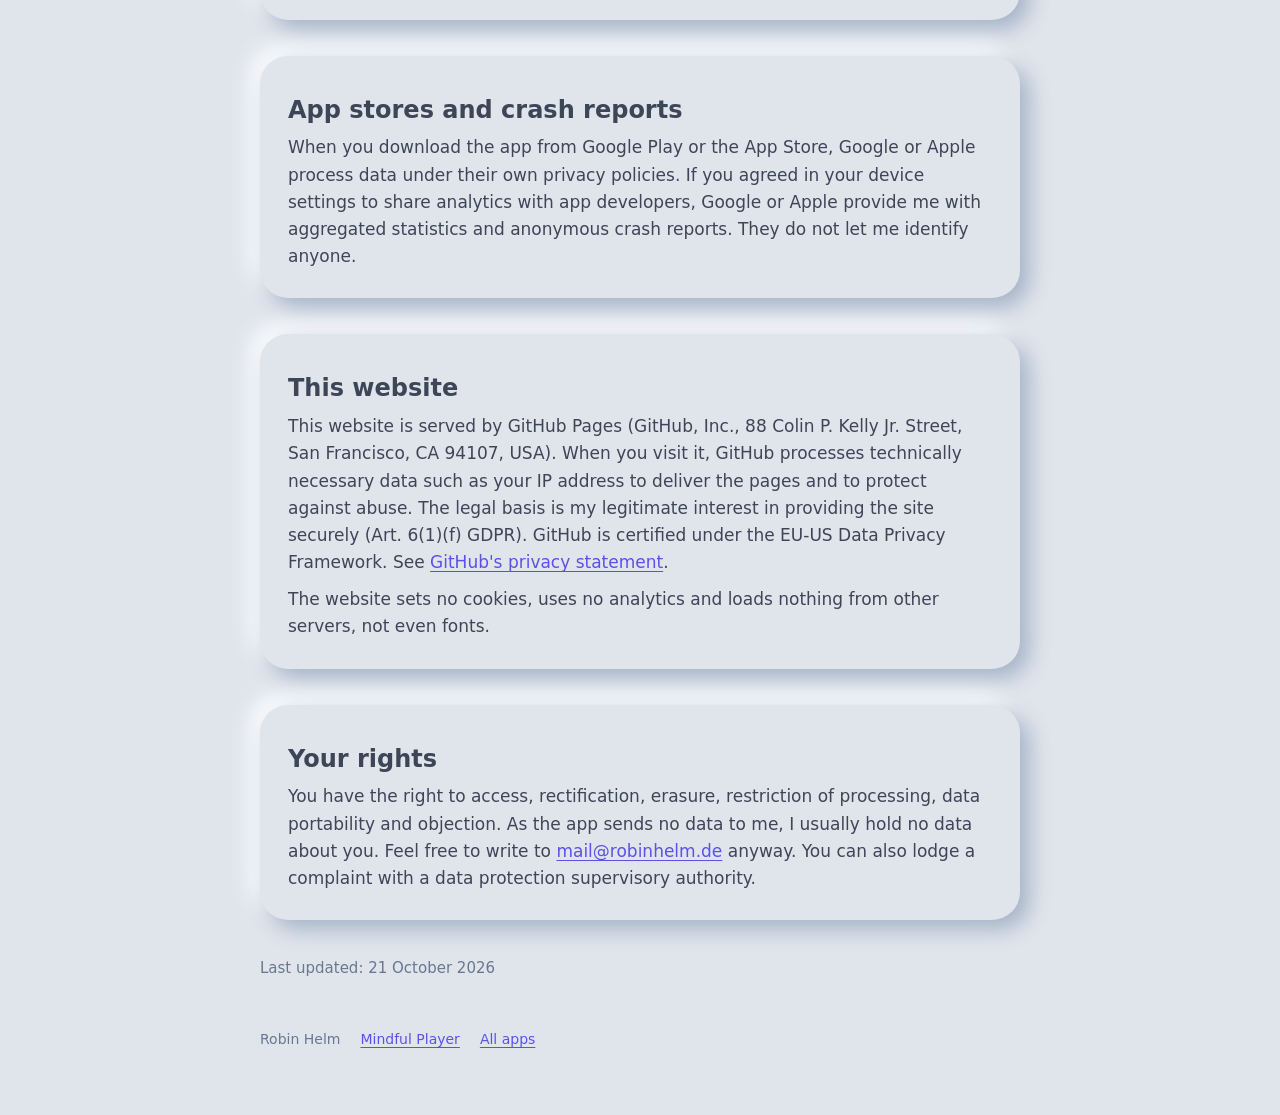
<file: mindfulplayer/privacy/index.html>
<!doctype html>
<html lang="en">
<head>
<meta charset="utf-8">
<meta name="viewport" content="width=device-width, initial-scale=1, viewport-fit=cover">
<title>Mindful Player · Privacy</title>
<meta name="description" content="Privacy policy for the Mindful Player app and this website.">
<link rel="icon" href="../../assets/favicon.png">
<link rel="stylesheet" href="../../assets/style.css">
<link rel="alternate" hreflang="de" href="../datenschutz/">
</head>
<body>
<main class="legal">
  <a class="lang" href="../datenschutz/" hreflang="de" lang="de">Deutsch</a>
  <header>
    <h1>Privacy policy</h1>
    <p class="tagline">Mindful Player for Android and iOS, and this website</p>
  </header>

  <section class="card">
    <h2>In short</h2>
    <p>Mindful Player does not collect any personal data. The app has no account, shows no ads, contains no analytics or tracking tools and sends nothing to me or to anyone else. Everything the app remembers stays on your device.</p>
  </section>

  <section class="card">
    <h2>Controller</h2>
    <p>Robin Helm<br>Email: <a href="mailto:mail@robinhelm.de">mail@robinhelm.de</a></p>
  </section>

  <section class="card">
    <h2>What the app stores on your device</h2>
    <ul>
      <li>which audio file is on which button, and your own button names,</li>
      <li>the folder you shared with the app, as an access permission of the operating system,</li>
      <li>copies of audio files you choose from a network drive or the cloud, so they play offline. When no button uses a copy any more, the app deletes it automatically after one hour. Files that are already on your device are played directly and never copied.</li>
    </ul>
    <p>This data lives in the app's private storage and is removed when you delete the app. On Android the app is excluded from cloud backup. On iOS your button setup may be part of your own device backup (iCloud or computer); copied audio files are excluded from it. I have no access to any of this data.</p>
  </section>

  <section class="card">
    <h2>Permissions</h2>
    <ul>
      <li><strong>Folder access:</strong> the app only reads the folder you choose. Credentials for network drives are handled by your operating system or by the app you used to connect the drive; Mindful Player never sees them.</li>
      <li><strong>Notifications (Android):</strong> show that a meditation is playing. The lock screen only shows “Meditation playing”, not the title.</li>
      <li><strong>Background playback:</strong> so the meditation keeps playing with the screen locked.</li>
      <li><strong>Do Not Disturb (Android, only if you allow it):</strong> the app turns on Do Not Disturb through a rule of its own while it is open or a meditation is playing, and turns it off again afterwards. It does not read notifications, calls or contacts. On iPhone you set this up yourself as an automation in the Shortcuts app; Mindful Player has no access to it.</li>
      <li><strong>Internet:</strong> the Android app has no internet permission. The iOS app does not use the internet.</li>
    </ul>
  </section>

  <section class="card">
    <h2>App stores and crash reports</h2>
    <p>When you download the app from Google Play or the App Store, Google or Apple process data under their own privacy policies. If you agreed in your device settings to share analytics with app developers, Google or Apple provide me with aggregated statistics and anonymous crash reports. They do not let me identify anyone.</p>
  </section>

  <section class="card">
    <h2>This website</h2>
    <p>This website is served by GitHub Pages (GitHub, Inc., 88 Colin P. Kelly Jr. Street, San Francisco, CA 94107, USA). When you visit it, GitHub processes technically necessary data such as your IP address to deliver the pages and to protect against abuse. The legal basis is my legitimate interest in providing the site securely (Art. 6(1)(f) GDPR). GitHub is certified under the EU-US Data Privacy Framework. See <a href="https://docs.github.com/en/site-policy/privacy-policies/github-general-privacy-statement">GitHub's privacy statement</a>.</p>
    <p>The website sets no cookies, uses no analytics and loads nothing from other servers, not even fonts.</p>
  </section>

  <section class="card">
    <h2>Your rights</h2>
    <p>You have the right to access, rectification, erasure, restriction of processing, data portability and objection. As the app sends no data to me, I usually hold no data about you. Feel free to write to <a href="mailto:mail@robinhelm.de">mail@robinhelm.de</a> anyway. You can also lodge a complaint with a data protection supervisory authority.</p>
  </section>

  <p class="small">Last updated: 21 October 2026</p>
</main>
<footer>
  <span>Robin Helm</span>
  <a href="../en/">Mindful Player</a>
  <a href="../../">All apps</a>
</footer>
</body>
</html>
</file>
<file: assets/style.css>
/* The soft-UI look of the apps: one surface colour, light and shade, a violet accent.
   System fonts only: the site loads nothing from other servers. */
:root {
  --bg: #e0e5ec;
  --text: #3d4657;
  --muted: #687890;
  --accent: #5a51e6;
  --light: #ffffff;
  --dark: #a3b1c6;
  --round: ui-rounded, "SF Pro Rounded", "Nunito", system-ui, -apple-system, "Segoe UI", Roboto, sans-serif;
  --body: system-ui, -apple-system, "Segoe UI", Roboto, "Noto Sans", sans-serif;
  color-scheme: light;
}
* { box-sizing: border-box; }
html { background: var(--bg); }
body {
  margin: 0;
  background: var(--bg);
  color: var(--text);
  font: 17px/1.6 var(--body);
  padding: 40px max(18px, env(safe-area-inset-right)) 64px max(18px, env(safe-area-inset-left));
}
main { max-width: 760px; margin: 0 auto; display: grid; gap: 36px; }
a { color: var(--accent); text-underline-offset: 3px; }
a:focus-visible, button:focus-visible { outline: 3px solid var(--accent); outline-offset: 3px; border-radius: 8px; }
h1, h2, h3 { font-family: var(--round); line-height: 1.2; margin: 0; text-wrap: balance; }
h1 { font-size: clamp(30px, 6vw, 42px); }
h2 { font-size: 24px; }
h3 { font-size: 18px; margin-top: 8px; }
p, ul, ol { margin: 0; }
ul, ol { padding-left: 1.3em; display: grid; gap: 6px; }
.lang { justify-self: end; font-size: 15px; }
.hero { display: grid; grid-template-columns: auto 1fr; gap: 24px; align-items: center; }
.hero img { width: 120px; height: 120px; }
.tagline { color: var(--muted); font-size: 19px; margin-top: 6px; }
.card {
  background: var(--bg);
  border-radius: 28px;
  padding: 28px;
  box-shadow: 9px 9px 22px var(--dark), -9px -9px 22px var(--light);
  display: grid;
  gap: 14px;
}
.pills { display: flex; flex-wrap: wrap; gap: 14px; }
.pill {
  display: inline-block;
  padding: 12px 22px;
  border-radius: 999px;
  background: var(--bg);
  box-shadow: 5px 5px 12px var(--dark), -5px -5px 12px var(--light);
  font-family: var(--round);
  font-weight: 600;
  text-decoration: none;
}
.pill:active { box-shadow: inset 4px 4px 8px var(--dark), inset -4px -4px 8px var(--light); }
.shot { max-width: 300px; width: 100%; border-radius: 26px; box-shadow: 9px 9px 22px var(--dark), -9px -9px 22px var(--light); justify-self: center; }
.small { font-size: 15px; color: var(--muted); }
.legal h2 { margin-top: 12px; }
.legal section { display: grid; gap: 10px; }
footer { max-width: 760px; margin: 48px auto 0; font-size: 14px; color: var(--muted); display: flex; flex-wrap: wrap; gap: 8px 20px; }
@media (max-width: 520px) {
  .hero { grid-template-columns: 1fr; justify-items: start; }
  .hero img { width: 96px; height: 96px; }
  .card { padding: 22px; }
}
</file>
